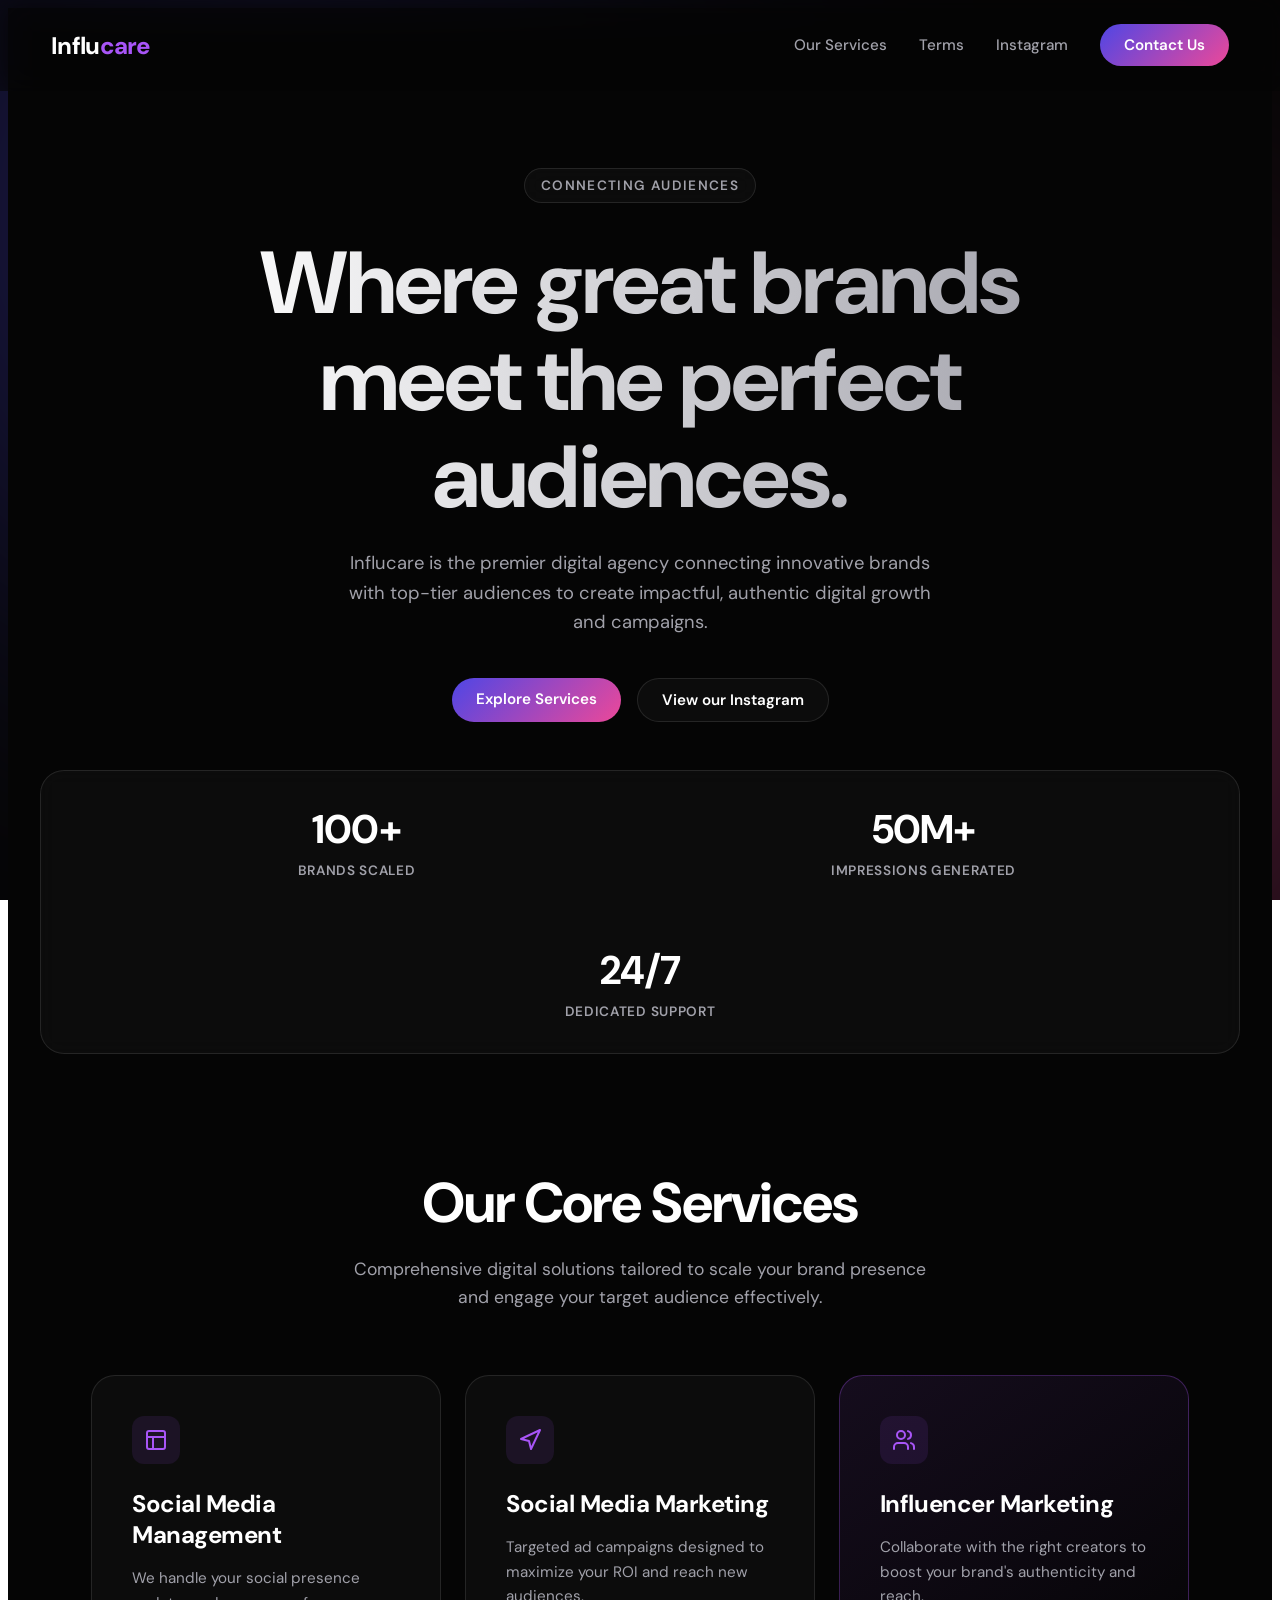
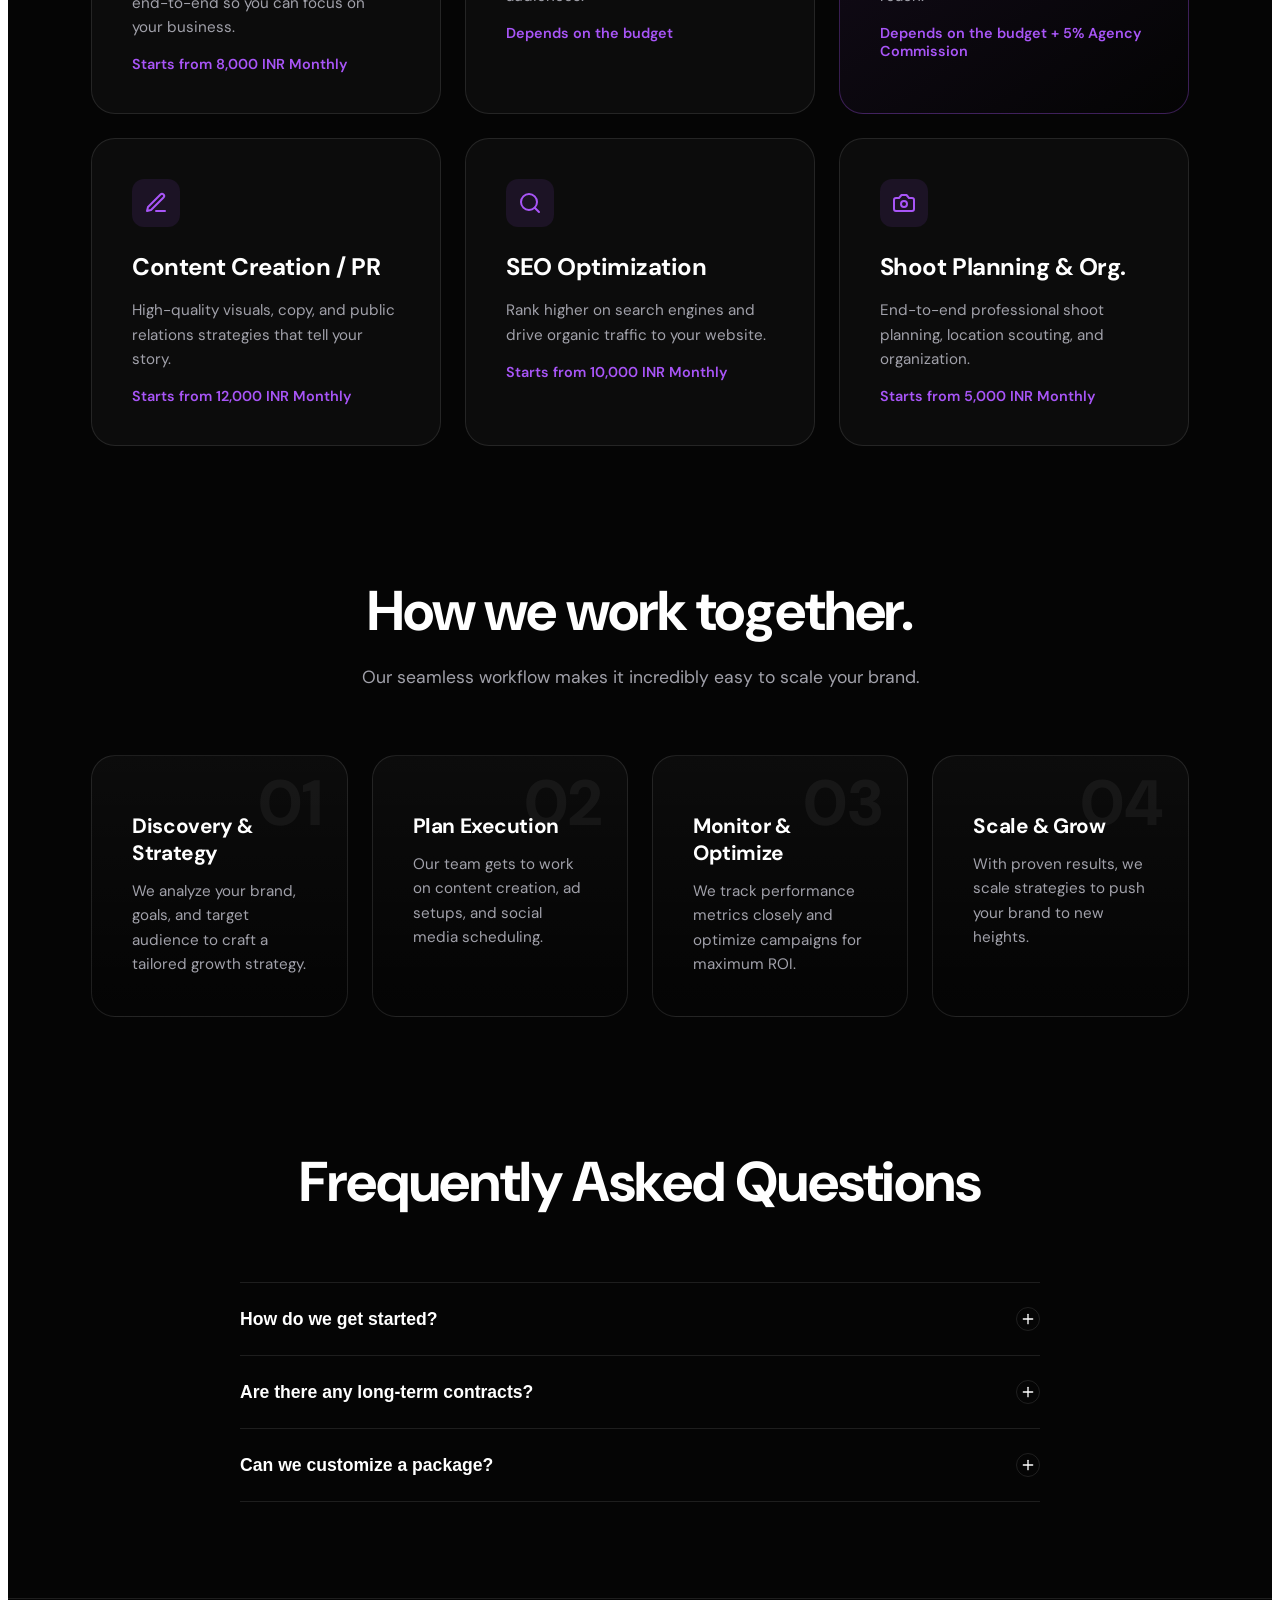
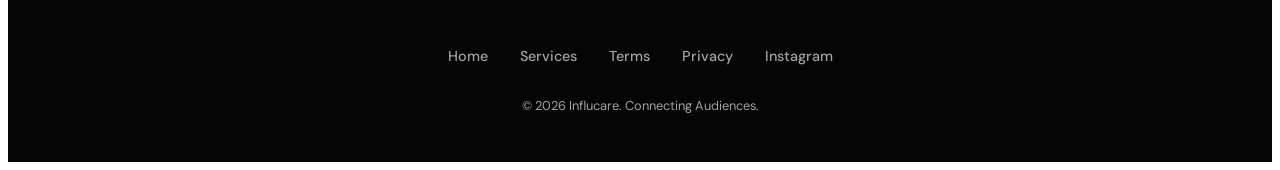
<file: index.html>
<!DOCTYPE html>
<html lang="en">
<head>
  <meta charset="UTF-8">
  <meta name="viewport" content="width=device-width, initial-scale=1.0">
  <title>Influcare | Connecting Audiences</title>
  <meta name="description" content="Influcare - Where great brands meet the perfect audiences.">
  <link rel="preconnect" href="https://fonts.googleapis.com">
  <link rel="preconnect" href="https://fonts.gstatic.com" crossorigin>
  <link href="https://fonts.googleapis.com/css2?family=DM+Sans:wght@400;500;600;700;800&display=swap" rel="stylesheet">
  <link rel="stylesheet" href="style.css">
</head>
<body>
  <div class="landing-page-wrapper">
    <div class="bg-orbs"></div>
    
    <!-- ============ 1. NAV ============ -->
    <nav id="nav">
      <a class="wordmark" href="/" aria-label="Influcare — home">
        Influ<span>care</span>
      </a>
      <div class="nav-right">
        <a class="nav-link" href="/services">Our Services</a>
        <a class="nav-link" href="/termsandcondition">Terms</a>
        <a class="nav-link" href="https://www.instagram.com/influcare.in" target="_blank">Instagram</a>
        <a class="btn-primary" href="#contact-modal">Contact Us</a>
      </div>
    </nav>

    <!-- ============ 2. HERO ============ -->
    <section id="hero">
      <div class="badge">Connecting Audiences</div>
      <h1>Where great brands meet the perfect audiences.</h1>
      <p>Influcare is the premier digital agency connecting innovative brands with top-tier audiences to create impactful, authentic digital growth and campaigns.</p>
      <div class="hero-ctas">
        <a class="btn-primary" href="#services">Explore Services</a>
        <a class="btn-secondary" href="https://www.instagram.com/influcare.in" target="_blank">View our Instagram</a>
      </div>
      
      <div class="hero-stats-container" style="width: 100%; display: flex; flex-direction: row; justify-content: space-around; flex-wrap: wrap; box-sizing: border-box;">
        <div class="stat" style="flex: 1 1 30%; min-width: 80px; text-align: center;">
          <h4>100+</h4>
          <span>Brands Scaled</span>
        </div>
        <div class="stat" style="flex: 1 1 30%; min-width: 80px; text-align: center;">
          <h4>50M+</h4>
          <span>Impressions Generated</span>
        </div>
        <div class="stat" style="flex: 1 1 30%; min-width: 80px; text-align: center;">
          <h4>24/7</h4>
          <span>Dedicated Support</span>
        </div>
      </div>
    </section>

    <!-- ============ 3. SERVICES ============ -->
    <section id="services" class="section-modern">
      <div class="section-header">
        <h2>Our Core Services</h2>
        <p>Comprehensive digital solutions tailored to scale your brand presence and engage your target audience effectively.</p>
      </div>
      <div class="bento-grid">
        <div class="bento-card">
          <div class="bento-icon">
            <svg width="24" height="24" viewBox="0 0 24 24" fill="none" stroke="currentColor" stroke-width="2" stroke-linecap="round" stroke-linejoin="round"><rect width="18" height="18" x="3" y="3" rx="2" ry="2"/><line x1="3" x2="21" y1="9" y2="9"/><line x1="9" x2="9" y1="21" y2="9"/></svg>
          </div>
          <h3>Social Media Management</h3>
          <p>We handle your social presence end-to-end so you can focus on your business.</p>
          <div style="margin-top: 1rem; font-weight: 600; color: var(--accent); font-size: 0.9rem;">Starts from 8,000 INR Monthly</div>
        </div>
        
        <div class="bento-card">
          <div class="bento-icon">
            <svg width="24" height="24" viewBox="0 0 24 24" fill="none" stroke="currentColor" stroke-width="2" stroke-linecap="round" stroke-linejoin="round"><polygon points="3 11 22 2 13 21 11 13 3 11"/></svg>
          </div>
          <h3>Social Media Marketing</h3>
          <p>Targeted ad campaigns designed to maximize your ROI and reach new audiences.</p>
          <div style="margin-top: 1rem; font-weight: 600; color: var(--accent); font-size: 0.9rem;">Depends on the budget</div>
        </div>

        <div class="bento-card" style="background: linear-gradient(145deg, rgba(168,85,247,0.1), transparent); border-color: rgba(168,85,247,0.3);">
          <div class="bento-icon">
            <svg width="24" height="24" viewBox="0 0 24 24" fill="none" stroke="currentColor" stroke-width="2" stroke-linecap="round" stroke-linejoin="round"><path d="M16 21v-2a4 4 0 0 0-4-4H6a4 4 0 0 0-4 4v2"/><circle cx="9" cy="7" r="4"/><path d="M22 21v-2a4 4 0 0 0-3-3.87"/><path d="M16 3.13a4 4 0 0 1 0 7.75"/></svg>
          </div>
          <h3>Influencer Marketing</h3>
          <p>Collaborate with the right creators to boost your brand's authenticity and reach.</p>
          <div style="margin-top: 1rem; font-weight: 600; color: var(--accent); font-size: 0.9rem;">Depends on the budget + 5% Agency Commission</div>
        </div>

        <div class="bento-card">
          <div class="bento-icon">
            <svg width="24" height="24" viewBox="0 0 24 24" fill="none" stroke="currentColor" stroke-width="2" stroke-linecap="round" stroke-linejoin="round"><path d="M12 20h9"/><path d="M16.5 3.5a2.12 2.12 0 0 1 3 3L7 19l-4 1 1-4Z"/></svg>
          </div>
          <h3>Content Creation / PR</h3>
          <p>High-quality visuals, copy, and public relations strategies that tell your story.</p>
          <div style="margin-top: 1rem; font-weight: 600; color: var(--accent); font-size: 0.9rem;">Starts from 12,000 INR Monthly</div>
        </div>

        <div class="bento-card">
          <div class="bento-icon">
            <svg width="24" height="24" viewBox="0 0 24 24" fill="none" stroke="currentColor" stroke-width="2" stroke-linecap="round" stroke-linejoin="round"><circle cx="11" cy="11" r="8"/><path d="m21 21-4.3-4.3"/></svg>
          </div>
          <h3>SEO Optimization</h3>
          <p>Rank higher on search engines and drive organic traffic to your website.</p>
          <div style="margin-top: 1rem; font-weight: 600; color: var(--accent); font-size: 0.9rem;">Starts from 10,000 INR Monthly</div>
        </div>

        <div class="bento-card">
          <div class="bento-icon">
            <svg width="24" height="24" viewBox="0 0 24 24" fill="none" stroke="currentColor" stroke-width="2" stroke-linecap="round" stroke-linejoin="round"><path d="M14.5 4h-5L7 7H4a2 2 0 0 0-2 2v9a2 2 0 0 0 2 2h16a2 2 0 0 0 2-2V9a2 2 0 0 0-2-2h-3l-2.5-3z"/><circle cx="12" cy="13" r="3"/></svg>
          </div>
          <h3>Shoot Planning & Org.</h3>
          <p>End-to-end professional shoot planning, location scouting, and organization.</p>
          <div style="margin-top: 1rem; font-weight: 600; color: var(--accent); font-size: 0.9rem;">Starts from 5,000 INR Monthly</div>
        </div>
      </div>
    </section>

    <!-- ============ 4. SETUP STEPS ============ -->
    <section id="setup" class="section-modern">
      <div class="section-header">
        <h2>How we work together.</h2>
        <p>Our seamless workflow makes it incredibly easy to scale your brand.</p>
      </div>
      <div class="step-grid">
        <div class="step-card">
          <div class="step-number">01</div>
          <h3>Discovery & Strategy</h3>
          <p>We analyze your brand, goals, and target audience to craft a tailored growth strategy.</p>
        </div>
        <div class="step-card">
          <div class="step-number">02</div>
          <h3>Plan Execution</h3>
          <p>Our team gets to work on content creation, ad setups, and social media scheduling.</p>
        </div>
        <div class="step-card">
          <div class="step-number">03</div>
          <h3>Monitor & Optimize</h3>
          <p>We track performance metrics closely and optimize campaigns for maximum ROI.</p>
        </div>
        <div class="step-card">
          <div class="step-number">04</div>
          <h3>Scale & Grow</h3>
          <p>With proven results, we scale strategies to push your brand to new heights.</p>
        </div>
      </div>
    </section>

    <!-- ============ 5. FAQ ============ -->
    <section id="faq" class="section-modern">
      <div class="section-header">
        <h2>Frequently Asked Questions</h2>
      </div>
      <div class="faq-list">
        <div class="faq-item">
          <button class="faq-q">
            How do we get started? 
            <span class="faq-icon"><svg width="16" height="16" viewBox="0 0 24 24" fill="none" stroke="currentColor" stroke-width="2" stroke-linecap="round" stroke-linejoin="round"><path d="M5 12h14"/><path d="M12 5v14"/></svg></span>
          </button>
          <div class="faq-a"><p>Simply reach out to us via email or Instagram. We will schedule a free consultation to understand your needs and propose a customized plan.</p></div>
        </div>
        <div class="faq-item">
          <button class="faq-q">
            Are there any long-term contracts? 
            <span class="faq-icon"><svg width="16" height="16" viewBox="0 0 24 24" fill="none" stroke="currentColor" stroke-width="2" stroke-linecap="round" stroke-linejoin="round"><path d="M5 12h14"/><path d="M12 5v14"/></svg></span>
          </button>
          <div class="faq-a"><p>We offer flexible monthly retainers as well as project-based pricing. The flexibility is entirely up to you and what suits your business best.</p></div>
        </div>
        <div class="faq-item">
          <button class="faq-q">
            Can we customize a package? 
            <span class="faq-icon"><svg width="16" height="16" viewBox="0 0 24 24" fill="none" stroke="currentColor" stroke-width="2" stroke-linecap="round" stroke-linejoin="round"><path d="M5 12h14"/><path d="M12 5v14"/></svg></span>
          </button>
          <div class="faq-a"><p>Absolutely. While our services have starting prices, we can mix and match services to create a custom package that fits your exact budget and goals.</p></div>
        </div>
      </div>
    </section>

    <!-- ============ 6. FOOTER ============ -->
    <footer>
      <div class="footer-links">
        <a href="/">Home</a>
        <a href="/services">Services</a>
        <a href="/termsandcondition">Terms</a>
        <a href="/privacy">Privacy</a>
        <a href="https://www.instagram.com/influcare.in" target="_blank">Instagram</a>
      </div>
      <div class="footer-copy">&copy; <span id="year">2026</span> Influcare. Connecting Audiences.</div>
    </footer>
  </div>

  <script>
    document.addEventListener('DOMContentLoaded', () => {
      // FAQ Toggle
      const faqItems = document.querySelectorAll('.faq-item');
      faqItems.forEach(item => {
        const btn = item.querySelector('.faq-q');
        if (btn) {
          btn.addEventListener('click', (e) => {
            e.preventDefault();
            const isOpen = item.classList.contains('open');
            // Close all
            faqItems.forEach(i => i.classList.remove('open'));
            // Open clicked if it wasn't open
            if (!isOpen) {
              item.classList.add('open');
            }
          });
        }
      });

      // Header scroll effect
      const nav = document.getElementById('nav');
      window.addEventListener('scroll', () => {
        if (window.scrollY > 50) {
          nav.classList.add('scrolled');
        } else {
          nav.classList.remove('scrolled');
        }
      });

      
      // Contact Modal Logic
      const modal = document.getElementById('contactModal');
      const closeBtn = document.getElementById('closeModal');
      const contactForm = document.getElementById('contactForm');
      const formContainer = document.getElementById('formContainer');
      const successMessage = document.getElementById('successMessage');
      
      const contactLinks = document.querySelectorAll('a[href="#contact-modal"], a[href="mailto:hello@influcare.com"]');
      contactLinks.forEach(link => {
        link.addEventListener('click', (e) => {
          e.preventDefault();
          modal.classList.add('active');
          // Reset form state if reopened
          formContainer.style.display = 'block';
          successMessage.style.display = 'none';
          contactForm.reset();
        });
      });

      closeBtn.addEventListener('click', () => {
        modal.classList.remove('active');
      });

      modal.addEventListener('click', (e) => {
        if (e.target === modal) {
          modal.classList.remove('active');
        }
      });

      contactForm.addEventListener('submit', (e) => {
        e.preventDefault();
        // Show success
        formContainer.style.display = 'none';
        successMessage.style.display = 'block';
      });

      // Set current year
      const yearEl = document.getElementById('year');
      if (yearEl) {
        yearEl.textContent = new Date().getFullYear();
      }
    });
  </script>

  <!-- Contact Modal -->
  <div class="modal-overlay" id="contactModal">
    <div class="modal-content">
      <button class="modal-close" id="closeModal">&times;</button>
      <div id="formContainer">
        <div class="modal-header">
          <h2>Contact Us</h2>
          <p>Fill out the form below and we'll get back to you shortly.</p>
        </div>
        <form id="contactForm" class="contact-form">
          <div class="form-group">
            <label for="name">Name</label>
            <input type="text" id="name" required placeholder="John Doe" pattern="[A-Za-z ]+" title="Only letters and spaces are allowed">
          </div>
          <div class="form-group">
            <label for="email">Email</label>
            <input type="email" id="email" required placeholder="john@example.com">
          </div>
          <div class="form-group">
            <label for="phone">Phone Number</label>
            <input type="tel" id="phone" required placeholder="9876543210" pattern="[0-9]{3,15}" title="Only numbers, between 3 and 15 digits" minlength="3" maxlength="15">
          </div>
          <div class="form-group">
            <label for="description">Description</label>
            <textarea id="description" required placeholder="Tell us about your brand..."></textarea>
          </div>
          <button type="submit" class="btn-primary" style="margin-top: 1rem; width: 100%;">Submit Request</button>
        </form>
      </div>
      <div id="successMessage" class="success-message">
        <h3>Thank You!</h3>
        <p>Your request has been submitted successfully. We will reach out to you soon.</p>
      </div>
    </div>
  </div>

</body>
</html>
</file>
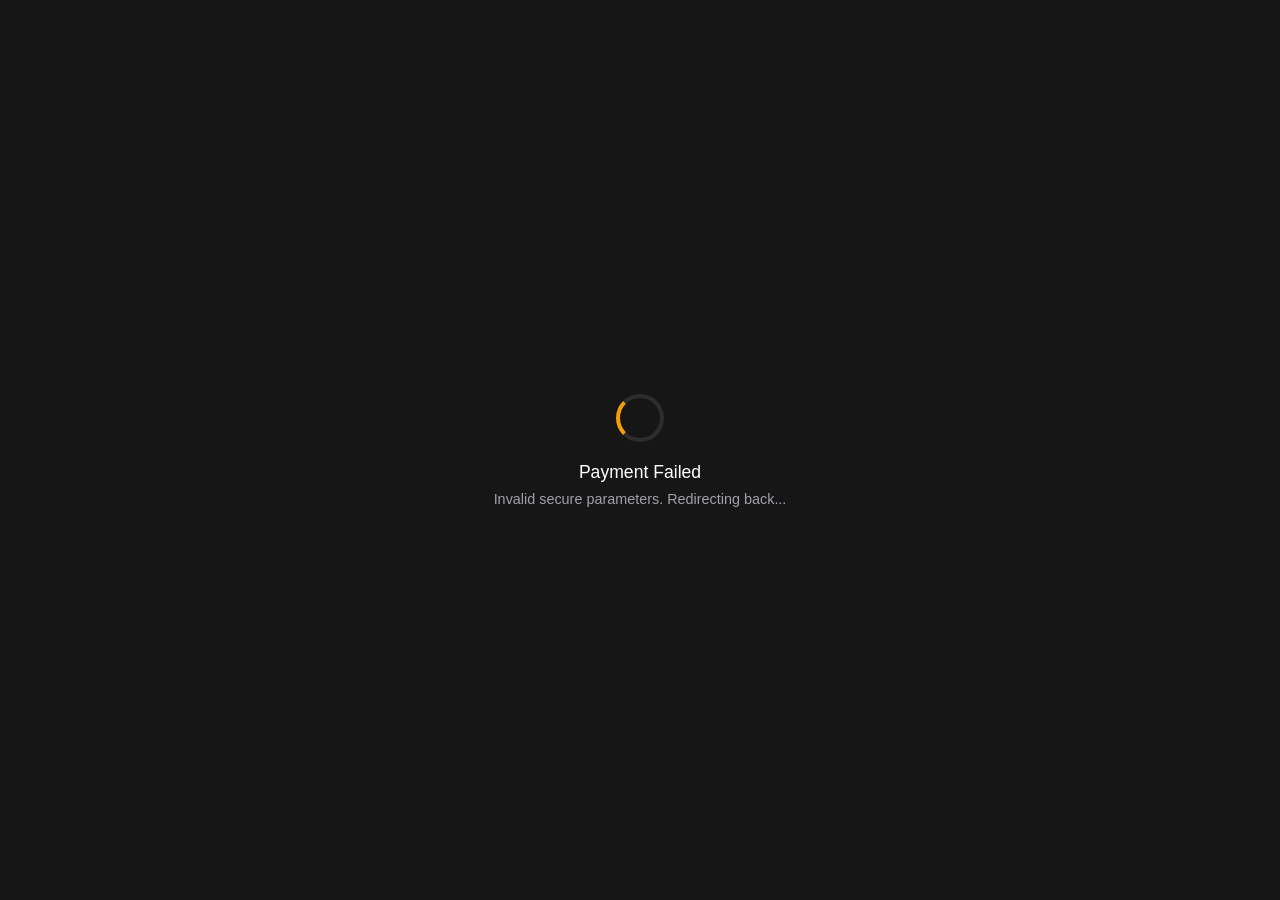
<file: checkout.html>
<!DOCTYPE html>
<html lang="en">
<head>
  <meta charset="UTF-8">
  <meta name="viewport" content="width=device-width, initial-scale=1.0">
  <title>Processing Payment...</title>
  <style>
    body {
      margin: 0;
      padding: 0;
      display: flex;
      justify-content: center;
      align-items: center;
      min-height: 100vh;
      background-color: #161616;
      color: white;
      font-family: -apple-system, BlinkMacSystemFont, "Segoe UI", Roboto, Helvetica, Arial, sans-serif;
      flex-direction: column;
    }
    .loader {
      border: 4px solid rgba(255, 255, 255, 0.1);
      border-left-color: #f59e0b; /* Razorpay orange */
      border-radius: 50%;
      width: 40px;
      height: 40px;
      animation: spin 1s linear infinite;
      margin-bottom: 20px;
    }
    @keyframes spin { 0% { transform: rotate(0deg); } 100% { transform: rotate(360deg); } }
    .status { font-size: 1.1rem; font-weight: 500; }
    .sub-status { font-size: 0.9rem; color: #a1a1aa; margin-top: 8px; }
  </style>
</head>
<body>

  <div class="loader"></div>
  <div class="status" id="status-text">Opening Secure Payment Gateway...</div>
  <div class="sub-status" id="sub-status-text">Please wait, do not close this window.</div>

  <script src="https://checkout.razorpay.com/v1/checkout.js"></script>
  <script>
    document.addEventListener("DOMContentLoaded", () => {
      const urlParams = new URLSearchParams(window.location.search);
      const amount = urlParams.get('amount');
      const keyId = urlParams.get('key_id');
      const orderId = urlParams.get('order_id');
      const currency = urlParams.get('currency') || 'INR';
      const returnUrl = urlParams.get('return_url') || 'https://speakesy.club/recharge';
      
      const statusText = document.getElementById('status-text');
      const subStatusText = document.getElementById('sub-status-text');

      if (!amount || !keyId || !orderId) {
        statusText.innerText = 'Payment Failed';
        subStatusText.innerText = 'Invalid secure parameters. Redirecting back...';
        setTimeout(() => { window.location.href = returnUrl; }, 2000);
        return;
      }

      try {
        const options = {
          key: keyId,
          amount: amount,
          currency: currency,
          name: 'The Speakesy',
          description: 'The Speakesy Wallet Recharge',
          order_id: orderId,
          theme: { color: '#F59E0B' },
          handler: function (response) {
            statusText.innerText = 'Payment Processed securely!';
            subStatusText.innerText = 'Redirecting you back to verify...';
            document.querySelector('.loader').style.display = 'block';

            // Securely send only Razorpay parameters back to Speakesy.club to be verified by backend
            const redirectUrl = new URL(returnUrl);
            redirectUrl.searchParams.append('razorpay_order_id', response.razorpay_order_id);
            redirectUrl.searchParams.append('razorpay_payment_id', response.razorpay_payment_id);
            redirectUrl.searchParams.append('razorpay_signature', response.razorpay_signature);
            
            window.location.href = redirectUrl.toString();
          },
          modal: {
            ondismiss: function () {
              statusText.innerText = 'Payment Cancelled';
              subStatusText.innerText = 'Redirecting back...';
              setTimeout(() => { window.location.href = returnUrl; }, 1000);
            }
          }
        };

        const rzp = new Razorpay(options);
        rzp.on('payment.failed', function (response) {
          const redirectUrl = new URL(returnUrl);
          redirectUrl.searchParams.append('error', response.error.description);
          window.location.href = redirectUrl.toString();
        });
        
        document.querySelector('.loader').style.display = 'none';
        rzp.open();

      } catch (err) {
        statusText.innerText = 'Error';
        subStatusText.innerText = err.message + '. Redirecting back...';
        setTimeout(() => { window.location.href = returnUrl; }, 3000);
      }
    });
  </script>
</body>
</html>
</file>
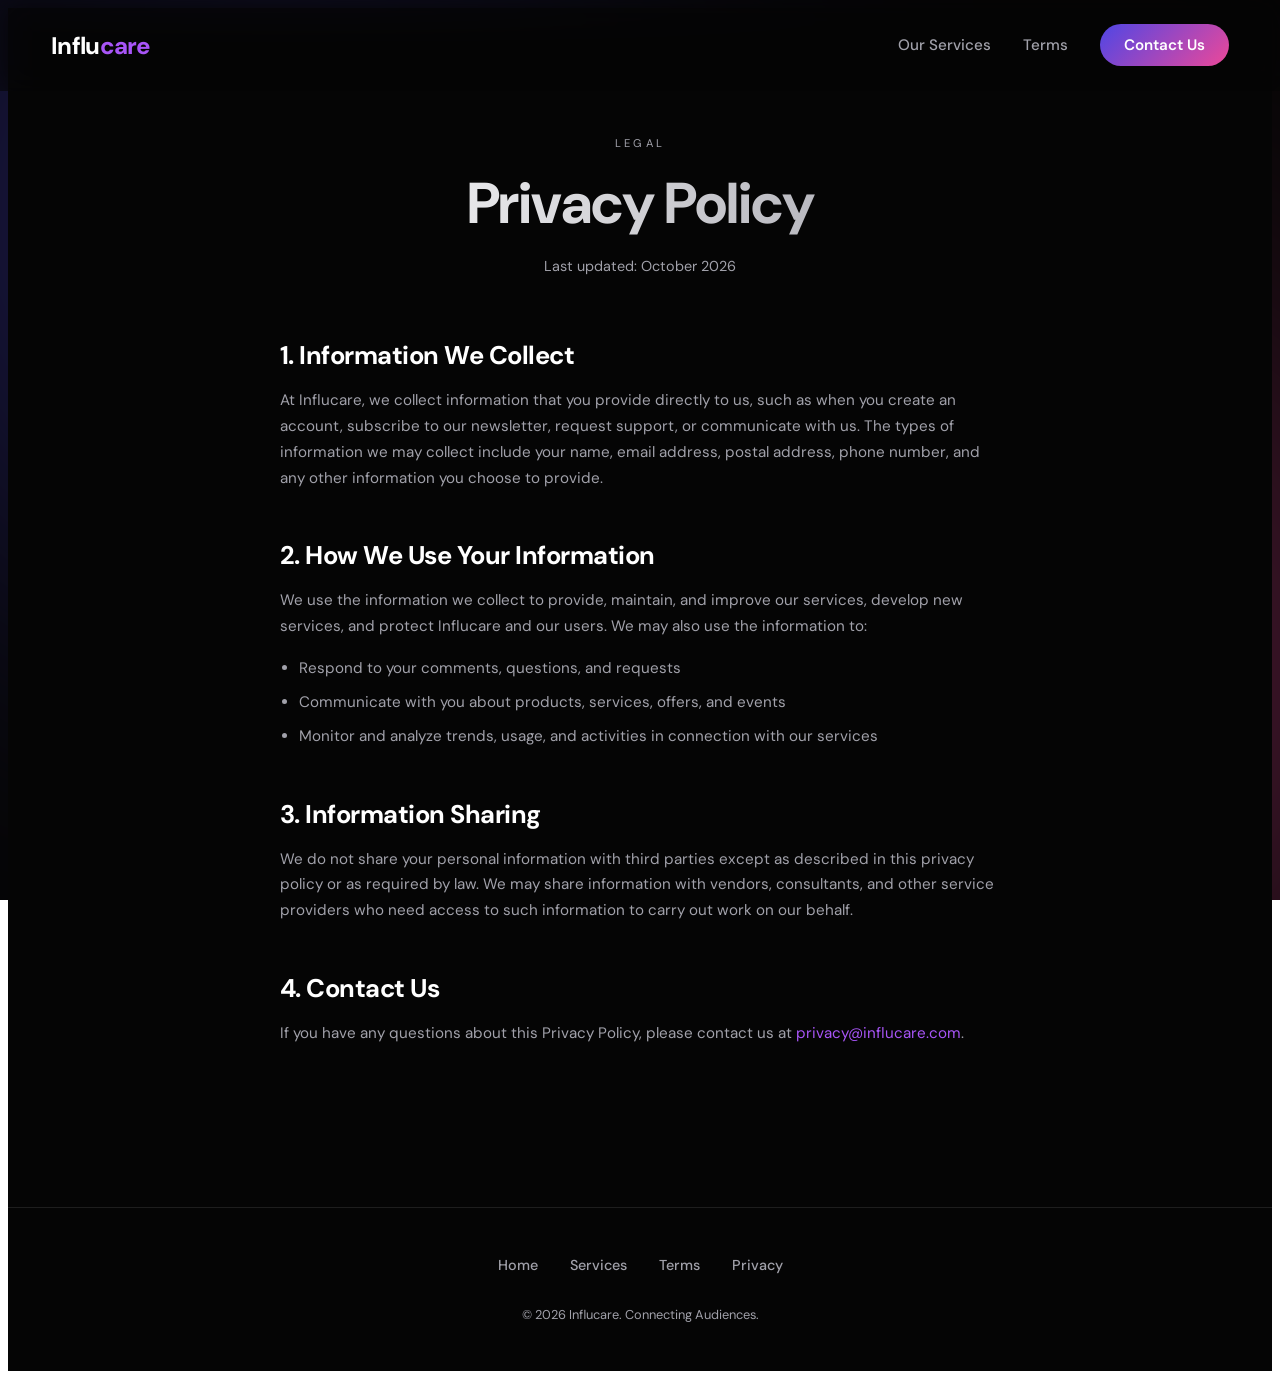
<file: privacy.html>
<!DOCTYPE html>
<html lang="en">
<head>
  <meta charset="UTF-8">
  <meta name="viewport" content="width=device-width, initial-scale=1.0">
  <title>Privacy Policy | Influcare</title>
  <link rel="preconnect" href="https://fonts.googleapis.com">
  <link rel="preconnect" href="https://fonts.gstatic.com" crossorigin>
  <link href="https://fonts.googleapis.com/css2?family=DM+Sans:wght@400;500;600;700;800&display=swap" rel="stylesheet">
  <link rel="stylesheet" href="style.css">
</head>
<body>
  <div class="landing-page-wrapper">
    <div class="bg-orbs"></div>
    
    <!-- Nav -->
    <nav id="nav">
      <a class="wordmark" href="/">Influ<span>care</span></a>
      <div class="nav-right">
        <a class="nav-link" href="/services">Our Services</a>
        <a class="nav-link" href="/termsandcondition">Terms</a>
        <a class="btn-primary" href="#contact-modal">Contact Us</a>
      </div>
    </nav>

    <div class="legal-container">
      <div class="header">
        <div class="header-label">Legal</div>
        <h1>Privacy Policy</h1>
        <p>Last updated: October 2026</p>
      </div>

      <div class="section">
        <h2>1. Information We Collect</h2>
        <p>At Influcare, we collect information that you provide directly to us, such as when you create an account, subscribe to our newsletter, request support, or communicate with us. The types of information we may collect include your name, email address, postal address, phone number, and any other information you choose to provide.</p>
      </div>

      <div class="section">
        <h2>2. How We Use Your Information</h2>
        <p>We use the information we collect to provide, maintain, and improve our services, develop new services, and protect Influcare and our users. We may also use the information to:</p>
        <ul>
          <li>Respond to your comments, questions, and requests</li>
          <li>Communicate with you about products, services, offers, and events</li>
          <li>Monitor and analyze trends, usage, and activities in connection with our services</li>
        </ul>
      </div>

      <div class="section">
        <h2>3. Information Sharing</h2>
        <p>We do not share your personal information with third parties except as described in this privacy policy or as required by law. We may share information with vendors, consultants, and other service providers who need access to such information to carry out work on our behalf.</p>
      </div>

      <div class="section">
        <h2>4. Contact Us</h2>
        <p>If you have any questions about this Privacy Policy, please contact us at <a href="mailto:privacy@influcare.com">privacy@influcare.com</a>.</p>
      </div>
    </div>

    <!-- Footer -->
    <footer>
      <div class="footer-links">
        <a href="/">Home</a>
        <a href="/services">Services</a>
        <a href="/termsandcondition">Terms</a>
        <a href="/privacy">Privacy</a>
      </div>
      <div class="footer-copy">&copy; <span id="year">2026</span> Influcare. Connecting Audiences.</div>
    </footer>
  </div>

  <!-- Contact Modal -->
  <div class="modal-overlay" id="contactModal">
    <div class="modal-content">
      <button class="modal-close" id="closeModal">&times;</button>
      <div id="formContainer">
        <div class="modal-header">
          <h2>Contact Us</h2>
          <p>Fill out the form below and we'll get back to you shortly.</p>
        </div>
        <form id="contactForm" class="contact-form">
          <div class="form-group">
            <label for="name">Name</label>
            <input type="text" id="name" required placeholder="John Doe" pattern="[A-Za-z ]+" title="Only letters and spaces are allowed">
          </div>
          <div class="form-group">
            <label for="email">Email</label>
            <input type="email" id="email" required placeholder="john@example.com">
          </div>
          <div class="form-group">
            <label for="phone">Phone Number</label>
            <input type="tel" id="phone" required placeholder="9876543210" pattern="[0-9]{3,15}" title="Only numbers, between 3 and 15 digits" minlength="3" maxlength="15">
          </div>
          <div class="form-group">
            <label for="description">Description</label>
            <textarea id="description" required placeholder="Tell us about your brand..."></textarea>
          </div>
          <button type="submit" class="btn-primary" style="margin-top: 1rem; width: 100%;">Submit Request</button>
        </form>
      </div>
      <div id="successMessage" class="success-message">
        <h3>Thank You!</h3>
        <p>Your request has been submitted successfully. We will reach out to you soon.</p>
      </div>
    </div>
  </div>

  <script>
    document.addEventListener("DOMContentLoaded", () => {

      // Contact Modal Logic
      const modal = document.getElementById('contactModal');
      const closeBtn = document.getElementById('closeModal');
      const contactForm = document.getElementById('contactForm');
      const formContainer = document.getElementById('formContainer');
      const successMessage = document.getElementById('successMessage');
      
      const contactLinks = document.querySelectorAll('a[href="#contact-modal"], a[href="mailto:hello@influcare.com"]');
      contactLinks.forEach(link => {
        link.addEventListener('click', (e) => {
          e.preventDefault();
          modal.classList.add('active');
          // Reset form state if reopened
          formContainer.style.display = 'block';
          successMessage.style.display = 'none';
          contactForm.reset();
        });
      });

      closeBtn.addEventListener('click', () => {
        modal.classList.remove('active');
      });

      modal.addEventListener('click', (e) => {
        if (e.target === modal) {
          modal.classList.remove('active');
        }
      });

      contactForm.addEventListener('submit', (e) => {
        e.preventDefault();
        // Show success
        formContainer.style.display = 'none';
        successMessage.style.display = 'block';
      });

      // Set current year
      const yearEl = document.getElementById("year");
      if (yearEl) yearEl.textContent = new Date().getFullYear();
    });
  </script>
</body>
</html>
</file>
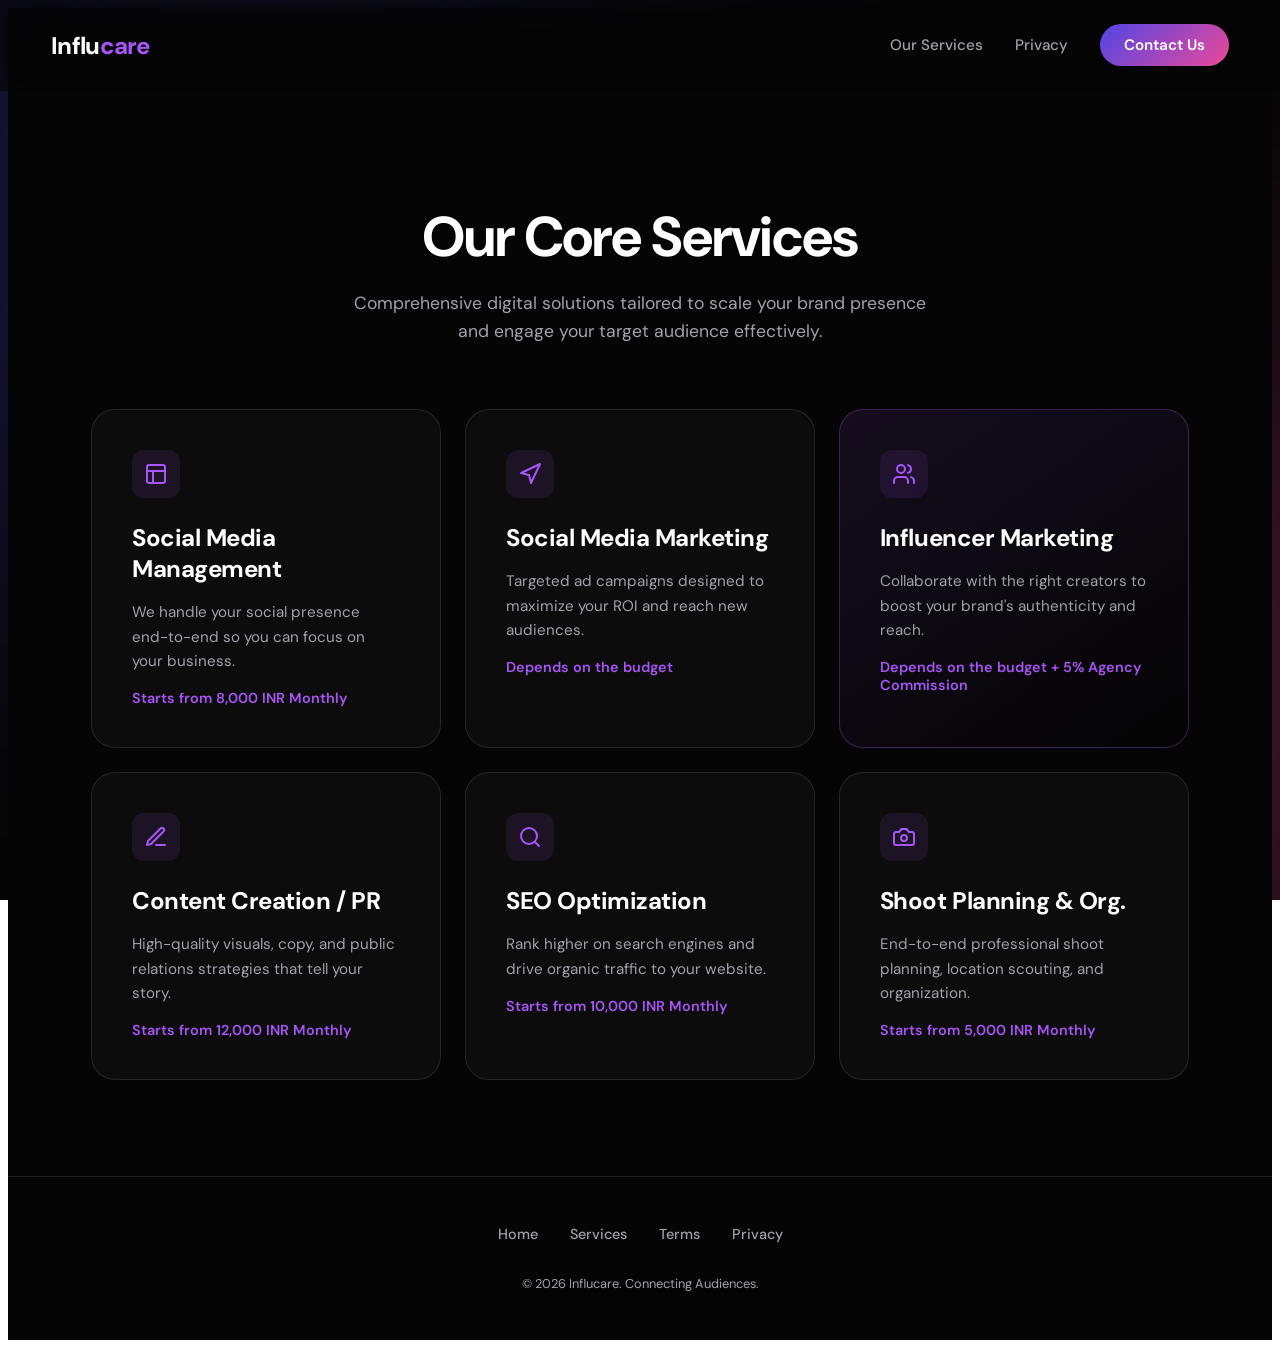
<file: services.html>
<!DOCTYPE html>
<html lang="en">
<head>
  <meta charset="UTF-8">
  <meta name="viewport" content="width=device-width, initial-scale=1.0">
  <title>Our Services | Influcare</title>
  <link rel="preconnect" href="https://fonts.googleapis.com">
  <link rel="preconnect" href="https://fonts.gstatic.com" crossorigin>
  <link href="https://fonts.googleapis.com/css2?family=DM+Sans:wght@400;500;600;700;800&display=swap" rel="stylesheet">
  <link rel="stylesheet" href="style.css">
</head>
<body>
  <div class="landing-page-wrapper">
    <div class="bg-orbs"></div>
    
    <!-- Nav -->
    <nav id="nav">
      <a class="wordmark" href="/">Influ<span>care</span></a>
      <div class="nav-right">
        <a class="nav-link" href="/services">Our Services</a>
        <a class="nav-link" href="/privacy">Privacy</a>
        <a class="btn-primary" href="#contact-modal">Contact Us</a>
      </div>
    </nav>

    <div style="padding-top: 8rem;">
      <section id="services" class="section-modern">
        <div class="section-header">
          <h2>Our Core Services</h2>
          <p>Comprehensive digital solutions tailored to scale your brand presence and engage your target audience effectively.</p>
        </div>
        <div class="bento-grid">
          <div class="bento-card">
            <div class="bento-icon">
              <svg width="24" height="24" viewBox="0 0 24 24" fill="none" stroke="currentColor" stroke-width="2" stroke-linecap="round" stroke-linejoin="round"><rect width="18" height="18" x="3" y="3" rx="2" ry="2"/><line x1="3" x2="21" y1="9" y2="9"/><line x1="9" x2="9" y1="21" y2="9"/></svg>
            </div>
            <h3>Social Media Management</h3>
            <p>We handle your social presence end-to-end so you can focus on your business.</p>
            <div style="margin-top: 1rem; font-weight: 600; color: var(--accent); font-size: 0.9rem;">Starts from 8,000 INR Monthly</div>
          </div>
          
          <div class="bento-card">
            <div class="bento-icon">
              <svg width="24" height="24" viewBox="0 0 24 24" fill="none" stroke="currentColor" stroke-width="2" stroke-linecap="round" stroke-linejoin="round"><polygon points="3 11 22 2 13 21 11 13 3 11"/></svg>
            </div>
            <h3>Social Media Marketing</h3>
            <p>Targeted ad campaigns designed to maximize your ROI and reach new audiences.</p>
            <div style="margin-top: 1rem; font-weight: 600; color: var(--accent); font-size: 0.9rem;">Depends on the budget</div>
          </div>

          <div class="bento-card" style="background: linear-gradient(145deg, rgba(168,85,247,0.1), transparent); border-color: rgba(168,85,247,0.3);">
            <div class="bento-icon">
              <svg width="24" height="24" viewBox="0 0 24 24" fill="none" stroke="currentColor" stroke-width="2" stroke-linecap="round" stroke-linejoin="round"><path d="M16 21v-2a4 4 0 0 0-4-4H6a4 4 0 0 0-4 4v2"/><circle cx="9" cy="7" r="4"/><path d="M22 21v-2a4 4 0 0 0-3-3.87"/><path d="M16 3.13a4 4 0 0 1 0 7.75"/></svg>
            </div>
            <h3>Influencer Marketing</h3>
            <p>Collaborate with the right creators to boost your brand's authenticity and reach.</p>
            <div style="margin-top: 1rem; font-weight: 600; color: var(--accent); font-size: 0.9rem;">Depends on the budget + 5% Agency Commission</div>
          </div>

          <div class="bento-card">
            <div class="bento-icon">
              <svg width="24" height="24" viewBox="0 0 24 24" fill="none" stroke="currentColor" stroke-width="2" stroke-linecap="round" stroke-linejoin="round"><path d="M12 20h9"/><path d="M16.5 3.5a2.12 2.12 0 0 1 3 3L7 19l-4 1 1-4Z"/></svg>
            </div>
            <h3>Content Creation / PR</h3>
            <p>High-quality visuals, copy, and public relations strategies that tell your story.</p>
            <div style="margin-top: 1rem; font-weight: 600; color: var(--accent); font-size: 0.9rem;">Starts from 12,000 INR Monthly</div>
          </div>

          <div class="bento-card">
            <div class="bento-icon">
              <svg width="24" height="24" viewBox="0 0 24 24" fill="none" stroke="currentColor" stroke-width="2" stroke-linecap="round" stroke-linejoin="round"><circle cx="11" cy="11" r="8"/><path d="m21 21-4.3-4.3"/></svg>
            </div>
            <h3>SEO Optimization</h3>
            <p>Rank higher on search engines and drive organic traffic to your website.</p>
            <div style="margin-top: 1rem; font-weight: 600; color: var(--accent); font-size: 0.9rem;">Starts from 10,000 INR Monthly</div>
          </div>

          <div class="bento-card">
            <div class="bento-icon">
              <svg width="24" height="24" viewBox="0 0 24 24" fill="none" stroke="currentColor" stroke-width="2" stroke-linecap="round" stroke-linejoin="round"><path d="M14.5 4h-5L7 7H4a2 2 0 0 0-2 2v9a2 2 0 0 0 2 2h16a2 2 0 0 0 2-2V9a2 2 0 0 0-2-2h-3l-2.5-3z"/><circle cx="12" cy="13" r="3"/></svg>
            </div>
            <h3>Shoot Planning & Org.</h3>
            <p>End-to-end professional shoot planning, location scouting, and organization.</p>
            <div style="margin-top: 1rem; font-weight: 600; color: var(--accent); font-size: 0.9rem;">Starts from 5,000 INR Monthly</div>
          </div>
        </div>
      </section>
    </div>

    <!-- Footer -->
    <footer>
      <div class="footer-links">
        <a href="/">Home</a>
        <a href="/services">Services</a>
        <a href="/termsandcondition">Terms</a>
        <a href="/privacy">Privacy</a>
      </div>
      <div class="footer-copy">&copy; <span id="year">2026</span> Influcare. Connecting Audiences.</div>
    </footer>
  </div>

  <!-- Contact Modal -->
  <div class="modal-overlay" id="contactModal">
    <div class="modal-content">
      <button class="modal-close" id="closeModal">&times;</button>
      <div id="formContainer">
        <div class="modal-header">
          <h2>Contact Us</h2>
          <p>Fill out the form below and we'll get back to you shortly.</p>
        </div>
        <form id="contactForm" class="contact-form">
          <div class="form-group">
            <label for="name">Name</label>
            <input type="text" id="name" required placeholder="John Doe" pattern="[A-Za-z ]+" title="Only letters and spaces are allowed">
          </div>
          <div class="form-group">
            <label for="email">Email</label>
            <input type="email" id="email" required placeholder="john@example.com">
          </div>
          <div class="form-group">
            <label for="phone">Phone Number</label>
            <input type="tel" id="phone" required placeholder="9876543210" pattern="[0-9]{3,15}" title="Only numbers, between 3 and 15 digits" minlength="3" maxlength="15">
          </div>
          <div class="form-group">
            <label for="description">Description</label>
            <textarea id="description" required placeholder="Tell us about your brand..."></textarea>
          </div>
          <button type="submit" class="btn-primary" style="margin-top: 1rem; width: 100%;">Submit Request</button>
        </form>
      </div>
      <div id="successMessage" class="success-message">
        <h3>Thank You!</h3>
        <p>Your request has been submitted successfully. We will reach out to you soon.</p>
      </div>
    </div>
  </div>

  <script>
    document.addEventListener("DOMContentLoaded", () => {

      // Contact Modal Logic
      const modal = document.getElementById('contactModal');
      const closeBtn = document.getElementById('closeModal');
      const contactForm = document.getElementById('contactForm');
      const formContainer = document.getElementById('formContainer');
      const successMessage = document.getElementById('successMessage');
      
      const contactLinks = document.querySelectorAll('a[href="#contact-modal"], a[href="mailto:hello@influcare.com"]');
      contactLinks.forEach(link => {
        link.addEventListener('click', (e) => {
          e.preventDefault();
          modal.classList.add('active');
          // Reset form state if reopened
          formContainer.style.display = 'block';
          successMessage.style.display = 'none';
          contactForm.reset();
        });
      });

      closeBtn.addEventListener('click', () => {
        modal.classList.remove('active');
      });

      modal.addEventListener('click', (e) => {
        if (e.target === modal) {
          modal.classList.remove('active');
        }
      });

      contactForm.addEventListener('submit', (e) => {
        e.preventDefault();
        // Show success
        formContainer.style.display = 'none';
        successMessage.style.display = 'block';
      });

      // Set current year
      const yearEl = document.getElementById("year");
      if (yearEl) yearEl.textContent = new Date().getFullYear();
    });
  </script>
</body>
</html>
</file>
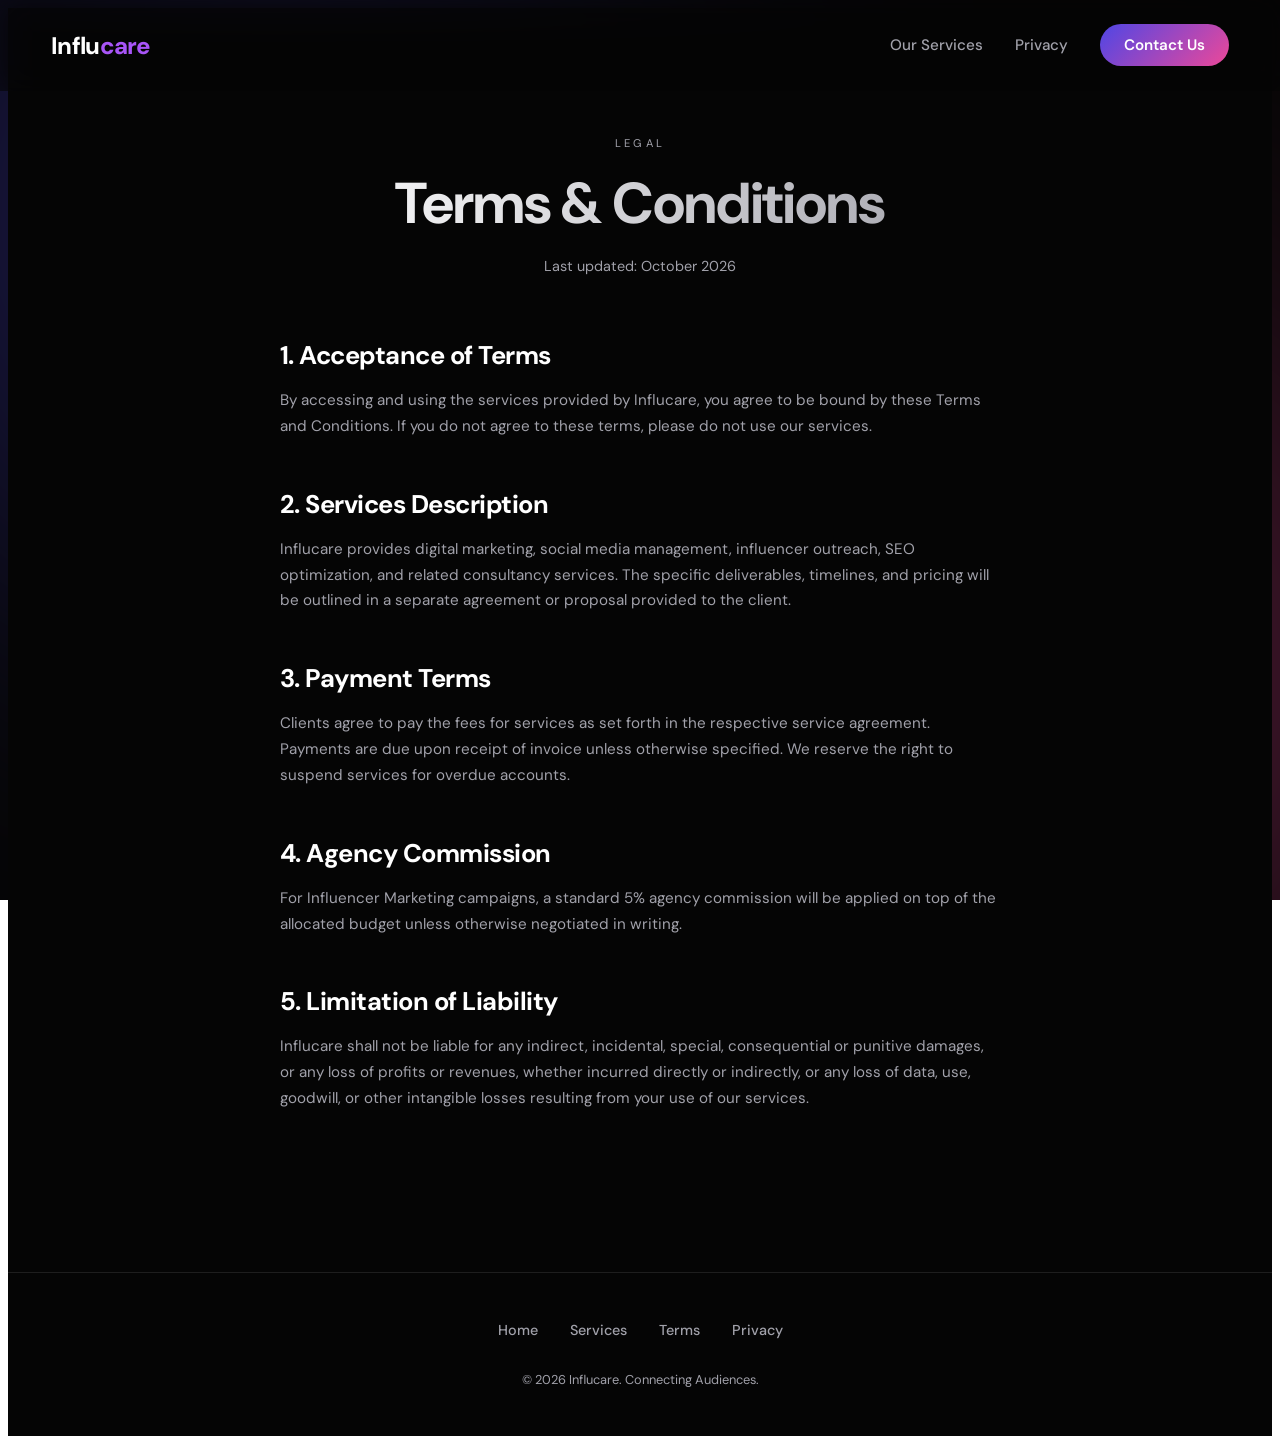
<file: termsandcondition.html>
<!DOCTYPE html>
<html lang="en">
<head>
  <meta charset="UTF-8">
  <meta name="viewport" content="width=device-width, initial-scale=1.0">
  <title>Terms & Conditions | Influcare</title>
  <link rel="preconnect" href="https://fonts.googleapis.com">
  <link rel="preconnect" href="https://fonts.gstatic.com" crossorigin>
  <link href="https://fonts.googleapis.com/css2?family=DM+Sans:wght@400;500;600;700;800&display=swap" rel="stylesheet">
  <link rel="stylesheet" href="style.css">
</head>
<body>
  <div class="landing-page-wrapper">
    <div class="bg-orbs"></div>
    
    <!-- Nav -->
    <nav id="nav">
      <a class="wordmark" href="/">Influ<span>care</span></a>
      <div class="nav-right">
        <a class="nav-link" href="/services">Our Services</a>
        <a class="nav-link" href="/privacy">Privacy</a>
        <a class="btn-primary" href="#contact-modal">Contact Us</a>
      </div>
    </nav>

    <div class="legal-container">
      <div class="header">
        <div class="header-label">Legal</div>
        <h1>Terms & Conditions</h1>
        <p>Last updated: October 2026</p>
      </div>

      <div class="section">
        <h2>1. Acceptance of Terms</h2>
        <p>By accessing and using the services provided by Influcare, you agree to be bound by these Terms and Conditions. If you do not agree to these terms, please do not use our services.</p>
      </div>

      <div class="section">
        <h2>2. Services Description</h2>
        <p>Influcare provides digital marketing, social media management, influencer outreach, SEO optimization, and related consultancy services. The specific deliverables, timelines, and pricing will be outlined in a separate agreement or proposal provided to the client.</p>
      </div>

      <div class="section">
        <h2>3. Payment Terms</h2>
        <p>Clients agree to pay the fees for services as set forth in the respective service agreement. Payments are due upon receipt of invoice unless otherwise specified. We reserve the right to suspend services for overdue accounts.</p>
      </div>
      
      <div class="section">
        <h2>4. Agency Commission</h2>
        <p>For Influencer Marketing campaigns, a standard 5% agency commission will be applied on top of the allocated budget unless otherwise negotiated in writing.</p>
      </div>

      <div class="section">
        <h2>5. Limitation of Liability</h2>
        <p>Influcare shall not be liable for any indirect, incidental, special, consequential or punitive damages, or any loss of profits or revenues, whether incurred directly or indirectly, or any loss of data, use, goodwill, or other intangible losses resulting from your use of our services.</p>
      </div>
    </div>

    <!-- Footer -->
    <footer>
      <div class="footer-links">
        <a href="/">Home</a>
        <a href="/services">Services</a>
        <a href="/termsandcondition">Terms</a>
        <a href="/privacy">Privacy</a>
      </div>
      <div class="footer-copy">&copy; <span id="year">2026</span> Influcare. Connecting Audiences.</div>
    </footer>
  </div>

  <!-- Contact Modal -->
  <div class="modal-overlay" id="contactModal">
    <div class="modal-content">
      <button class="modal-close" id="closeModal">&times;</button>
      <div id="formContainer">
        <div class="modal-header">
          <h2>Contact Us</h2>
          <p>Fill out the form below and we'll get back to you shortly.</p>
        </div>
        <form id="contactForm" class="contact-form">
          <div class="form-group">
            <label for="name">Name</label>
            <input type="text" id="name" required placeholder="John Doe" pattern="[A-Za-z ]+" title="Only letters and spaces are allowed">
          </div>
          <div class="form-group">
            <label for="email">Email</label>
            <input type="email" id="email" required placeholder="john@example.com">
          </div>
          <div class="form-group">
            <label for="phone">Phone Number</label>
            <input type="tel" id="phone" required placeholder="9876543210" pattern="[0-9]{3,15}" title="Only numbers, between 3 and 15 digits" minlength="3" maxlength="15">
          </div>
          <div class="form-group">
            <label for="description">Description</label>
            <textarea id="description" required placeholder="Tell us about your brand..."></textarea>
          </div>
          <button type="submit" class="btn-primary" style="margin-top: 1rem; width: 100%;">Submit Request</button>
        </form>
      </div>
      <div id="successMessage" class="success-message">
        <h3>Thank You!</h3>
        <p>Your request has been submitted successfully. We will reach out to you soon.</p>
      </div>
    </div>
  </div>

  <script>
    document.addEventListener("DOMContentLoaded", () => {

      // Contact Modal Logic
      const modal = document.getElementById('contactModal');
      const closeBtn = document.getElementById('closeModal');
      const contactForm = document.getElementById('contactForm');
      const formContainer = document.getElementById('formContainer');
      const successMessage = document.getElementById('successMessage');
      
      const contactLinks = document.querySelectorAll('a[href="#contact-modal"], a[href="mailto:hello@influcare.com"]');
      contactLinks.forEach(link => {
        link.addEventListener('click', (e) => {
          e.preventDefault();
          modal.classList.add('active');
          // Reset form state if reopened
          formContainer.style.display = 'block';
          successMessage.style.display = 'none';
          contactForm.reset();
        });
      });

      closeBtn.addEventListener('click', () => {
        modal.classList.remove('active');
      });

      modal.addEventListener('click', (e) => {
        if (e.target === modal) {
          modal.classList.remove('active');
        }
      });

      contactForm.addEventListener('submit', (e) => {
        e.preventDefault();
        // Show success
        formContainer.style.display = 'none';
        successMessage.style.display = 'block';
      });

      // Set current year
      const yearEl = document.getElementById("year");
      if (yearEl) yearEl.textContent = new Date().getFullYear();
    });
  </script>
</body>
</html>
</file>
<file: style.css>
/* ============================================================
   INFLUCARE — Modern Design Tokens (Based on Speakesy Theme)
   ============================================================ */
:root {
  --bg: #050505;
  --bg-gradient-1: #4f46e5;
  --bg-gradient-2: #ec4899;
  --bg-gradient-3: #8b5cf6;
  --card: rgba(255, 255, 255, 0.03);
  --card-hover: rgba(255, 255, 255, 0.06);
  --border: rgba(255, 255, 255, 0.1);
  --border-hover: rgba(255, 255, 255, 0.2);
  --text-main: #ffffff;
  --text-muted: #a1a1aa;
  --accent: #a855f7;
  --display: "DM Sans", sans-serif;
  --body: "DM Sans", sans-serif;
  --ease: cubic-bezier(.22, 1, .36, 1);
}

.landing-page-wrapper {
  font-family: var(--body);
  overflow-x: hidden;
  position: relative;
  min-height: 100vh;
  background-color: var(--bg);
  color: var(--text-main);
}

.landing-page-wrapper * { box-sizing: border-box; margin: 0; padding: 0; }

html {
    scroll-behavior: smooth;
}

/* Background animated gradient orbs */
.bg-orbs {
  position: fixed;
  top: 0; left: 0; width: 100vw; height: 100vh;
  overflow: hidden;
  z-index: -1;
  pointer-events: none;
  background: var(--bg);
}
.bg-orbs::before, .bg-orbs::after {
  content: "";
  position: absolute;
  width: 800px;
  height: 800px;
  border-radius: 50%;
  filter: blur(150px);
  opacity: 0.3;
  animation: float 20s infinite alternate var(--ease);
}
.bg-orbs::before {
  background: var(--bg-gradient-1);
  top: -20%; left: -10%;
}
.bg-orbs::after {
  background: var(--bg-gradient-2);
  bottom: -20%; right: -10%;
  animation-delay: -10s;
}

@keyframes float {
  0% { transform: translate(0, 0) scale(1); }
  100% { transform: translate(20%, 20%) scale(1.2); }
}

/* Typography */
.landing-page-wrapper h1, 
.landing-page-wrapper h2, 
.landing-page-wrapper h3, 
.landing-page-wrapper h4 {
  font-family: var(--display);
  font-weight: 700;
  letter-spacing: -0.02em;
}

/* Nav */
#nav {
  position: fixed; top: 0; left: 0; right: 0;
  padding: 1.5rem 4vw;
  display: flex; justify-content: space-between; align-items: center;
  z-index: 90;
  background: rgba(5, 5, 5, 0.5);
  backdrop-filter: blur(16px);
  -webkit-backdrop-filter: blur(16px);
  border-bottom: 1px solid transparent;
  transition: padding 0.3s, border-color 0.3s;
}
#nav.scrolled {
  padding: 1rem 4vw;
  border-bottom-color: var(--border);
}
.wordmark {
  font-size: 1.5rem; font-weight: 800; color: var(--text-main);
  text-decoration: none;
  letter-spacing: -0.03em;
}
.wordmark span { color: var(--accent); }
.nav-right { display: flex; gap: 2rem; align-items: center; }
.nav-link {
  color: var(--text-muted); text-decoration: none; font-size: 0.95rem; font-weight: 500;
  transition: color 0.2s;
}
.nav-link:hover { color: var(--text-main); }
.btn-primary {
  background: linear-gradient(135deg, var(--bg-gradient-1), var(--bg-gradient-2));
  color: #fff;
  padding: 0.7rem 1.5rem;
  border-radius: 100px;
  text-decoration: none;
  font-weight: 600;
  font-size: 0.95rem;
  transition: transform 0.2s, box-shadow 0.2s;
  border: none;
  cursor: pointer;
  display: inline-block;
}
.btn-primary:hover {
  transform: translateY(-2px);
  box-shadow: 0 10px 20px -10px var(--bg-gradient-1);
}

.btn-secondary {
  background: var(--card);
  color: var(--text-main);
  padding: 0.7rem 1.5rem;
  border-radius: 100px;
  text-decoration: none;
  font-weight: 600;
  font-size: 0.95rem;
  border: 1px solid var(--border);
  transition: transform 0.2s, background 0.2s;
  cursor: pointer;
  display: inline-block;
}
.btn-secondary:hover {
  transform: translateY(-2px);
  background: var(--card-hover);
}

/* Hero */
#hero {
  display: flex; flex-direction: column; align-items: center;
  text-align: center;
  padding: 10rem 2rem 3rem;
  position: relative;
}
.landing-page-wrapper .badge {
  background: var(--card); border: 1px solid var(--border);
  padding: 0.5rem 1rem; border-radius: 100px;
  font-size: 0.85rem; font-weight: 600; color: var(--text-muted);
  margin-bottom: 2rem;
  backdrop-filter: blur(10px);
  text-transform: uppercase;
  letter-spacing: 0.1em;
}
#hero h1 {
  font-size: clamp(3rem, 7vw, 5.5rem);
  line-height: 1.1;
  max-width: 900px;
  margin-bottom: 1.5rem;
  background: linear-gradient(to right, #fff, #a1a1aa);
  -webkit-background-clip: text;
  -webkit-text-fill-color: transparent;
}
#hero p {
  font-size: 1.15rem; color: var(--text-muted); max-width: 600px; margin-bottom: 2.5rem; line-height: 1.6;
}
.hero-ctas {
  display: flex; gap: 1rem; margin-bottom: 3rem;
}
.hero-stats-container {
  display: flex; gap: 4rem;
  background: var(--card); padding: 2rem 4rem; border-radius: 24px;
  border: 1px solid var(--border);
  backdrop-filter: blur(10px);
}
.stat h4 { font-size: 2.5rem; font-weight: 700; margin-bottom: 0.25rem; }
.stat span { color: var(--text-muted); font-size: 0.85rem; text-transform: uppercase; letter-spacing: 0.05em; font-weight: 600; }

/* Sections */
.section-modern {
  padding: 4rem 4vw;
  max-width: 1200px; margin: 0 auto;
}
.section-header {
  text-align: center; margin-bottom: 4rem;
}
.section-header h2 {
  font-size: clamp(2.5rem, 5vw, 3.5rem); margin-bottom: 1rem;
}
.section-header p {
  color: var(--text-muted); font-size: 1.1rem; max-width: 600px; margin: 0 auto; line-height: 1.6;
}

/* Bento Grid */
.bento-grid {
  display: grid; grid-template-columns: repeat(auto-fit, minmax(300px, 1fr)); gap: 1.5rem;
}
.bento-card {
  background: var(--card); border: 1px solid var(--border);
  border-radius: 24px; padding: 2.5rem;
  transition: transform 0.3s, background 0.3s, border-color 0.3s;
}
.bento-card:hover {
  transform: translateY(-5px); background: var(--card-hover); border-color: var(--border-hover);
}
.bento-icon {
  width: 48px; height: 48px; border-radius: 12px;
  background: rgba(168, 85, 247, 0.1); color: var(--accent);
  display: flex; align-items: center; justify-content: center; font-size: 1.5rem;
  margin-bottom: 1.5rem;
}
.bento-card h3 { font-size: 1.5rem; margin-bottom: 1rem; }
.bento-card p { color: var(--text-muted); line-height: 1.6; font-size: 0.95rem; }

/* Setup Steps */
.step-grid {
  display: grid; grid-template-columns: repeat(auto-fit, minmax(250px, 1fr)); gap: 1.5rem;
}
.step-card {
  position: relative; padding: 2.5rem;
  background: linear-gradient(180deg, var(--card), transparent);
  border: 1px solid var(--border); border-radius: 24px;
}
.step-number {
  font-size: 4rem; font-weight: 800; color: rgba(255,255,255,0.05);
  position: absolute; top: 1rem; right: 1.5rem; line-height: 1;
}
.step-card h3 { font-size: 1.3rem; margin-bottom: 0.8rem; margin-top: 1rem; }
.step-card p { color: var(--text-muted); line-height: 1.6; font-size: 0.95rem; }

/* FAQ */
.faq-list { max-width: 800px; margin: 0 auto; }
.faq-item { border-bottom: 1px solid var(--border); }
.faq-item:first-child { border-top: 1px solid var(--border); }
.faq-q {
  width: 100%; background: none; border: none; color: var(--text-main);
  padding: 1.5rem 0; font-size: 1.1rem; font-weight: 600; text-align: left;
  display: flex; justify-content: space-between; align-items: center; cursor: pointer;
  transition: color 0.2s;
}
.faq-q:hover { color: var(--text-muted); }
.faq-icon {
  width: 24px; height: 24px; border: 1px solid var(--border); border-radius: 50%;
  display: flex; align-items: center; justify-content: center; transition: transform 0.3s;
}
.faq-item.open .faq-icon { transform: rotate(45deg); background: var(--text-main); color: var(--bg); }
.faq-a {
  max-height: 0; overflow: hidden; transition: max-height 0.4s ease, padding 0.4s ease;
  color: var(--text-muted); line-height: 1.6; font-size: 0.95rem;
}
.faq-item.open .faq-a { max-height: 200px; padding-bottom: 1.5rem; }

/* Footer */
.landing-page-wrapper footer {
  text-align: center; padding: 3rem 2rem; border-top: 1px solid var(--border);
  margin-top: 2rem; position: relative; z-index: 10;
}
.footer-links { display: flex; justify-content: center; gap: 2rem; flex-wrap: wrap; margin-bottom: 2rem; }
.footer-links a { color: var(--text-muted); text-decoration: none; font-size: 0.9rem; transition: color 0.2s; font-weight: 500; }
.footer-links a:hover { color: var(--text-main); }
.footer-copy { color: var(--text-muted); font-size: 0.8rem; }

@media (max-width: 768px) {
  #nav { padding: 1rem 1.5rem; }
  .nav-right .nav-link { display: none; }
  .nav-right .btn-primary { padding: 0.5rem 1rem; font-size: 0.85rem; }
  
  #hero { padding: 7rem 1.5rem 2rem; }
  #hero h1 { font-size: 2.5rem; }
  #hero p { font-size: 1rem; margin-bottom: 2rem; }
  
  .hero-ctas { flex-direction: column; width: 100%; gap: 1rem; }
  .hero-ctas a { width: 100%; text-align: center; }

  .hero-stats-container { 
    flex-direction: column; 
    gap: 1.5rem; 
    padding: 2rem 1.5rem; 
  }
  .stat h4 { font-size: 2rem; }
  .stat span { font-size: 0.75rem; }

  .section-modern { padding: 3rem 1.5rem; }
  .section-header h2 { font-size: 2rem; }
  
  .bento-grid { grid-template-columns: 1fr; gap: 1rem; }
  .step-grid { grid-template-columns: 1fr; gap: 1rem; }
  
  .bento-card { padding: 2rem 1.5rem; }
  .step-card { padding: 2rem 1.5rem; }

  .faq-q { font-size: 1rem; padding: 1rem 0; }
  .faq-item.open .faq-a { max-height: 400px; }

  .landing-page-wrapper footer { padding: 3rem 1.5rem 2rem; margin-top: 1rem; }
  .footer-links { flex-direction: column; align-items: center; gap: 1rem; }
  
  .legal-container { padding: 6rem 1.5rem 3rem; }
  .legal-container .header h1 { font-size: 2.2rem; }
  .legal-container .section h2 { font-size: 1.4rem; }
}

/* ============================================================
   10. LEGAL PAGES
   ============================================================ */
.legal-container {
  max-width: 768px;
  margin: 0 auto;
  padding: 8rem 1.5rem 5rem;
}

.legal-container .header {
  text-align: center;
  margin-bottom: 4rem;
}

.legal-container .header-label {
  font-size: .7rem;
  letter-spacing: .3em;
  text-transform: uppercase;
  color: var(--text-muted);
  margin-bottom: 1rem;
}

.legal-container .header h1 {
  font-size: clamp(2.2rem, 5vw, 3.6rem);
  margin-bottom: 1rem;
  background: linear-gradient(to right, #fff, #a1a1aa);
  -webkit-background-clip: text;
  -webkit-text-fill-color: transparent;
}

.legal-container .header p {
  color: var(--text-muted);
  font-size: .9rem;
}

.legal-container .section {
  margin-bottom: 3rem;
}

.legal-container .section h2 {
  font-size: 1.6rem;
  margin: 2.5rem 0 1rem;
  color: var(--text-main);
}

.legal-container .section h3 {
  font-size: 1.25rem;
  margin: 2rem 0 .8rem;
  color: var(--text-main);
}

.legal-container .section p {
  color: var(--text-muted);
  line-height: 1.7;
  margin-bottom: 1rem;
  font-size: .95rem;
}

.legal-container .section ul {
  color: var(--text-muted);
  line-height: 1.7;
  margin-bottom: 1rem;
  padding-left: 1.2rem;
  font-size: .95rem;
}

.legal-container .section li {
  margin-bottom: .5rem;
}

.legal-container a {
  color: var(--accent);
  text-decoration: underline;
  text-decoration-color: transparent;
  transition: text-decoration-color 0.3s;
}

.legal-container a:hover {
  text-decoration-color: var(--accent);
}

/* ============================================================
   11. CONTACT MODAL
   ============================================================ */
.modal-overlay {
  position: fixed; top: 0; left: 0; width: 100vw; height: 100vh;
  background: rgba(5, 5, 5, 0.95);
  display: flex; align-items: center; justify-content: center;
  z-index: 9999; opacity: 0; visibility: hidden; transition: opacity 0.3s, visibility 0.3s;
  font-family: var(--body);
}
.modal-overlay.active { opacity: 1; visibility: visible; }

.modal-content {
  background: var(--bg); border: 1px solid var(--border);
  border-radius: 24px; padding: 3rem 2rem; width: 90%; max-width: 500px;
  position: relative; transform: translateY(20px); transition: transform 0.3s;
  max-height: 90vh; overflow-y: auto;
}
.modal-overlay.active .modal-content { transform: translateY(0); }

.modal-close {
  position: absolute; top: 1.5rem; right: 1.5rem; background: none; border: none;
  color: var(--text-muted); font-size: 2rem; cursor: pointer; transition: color 0.2s; line-height: 1;
}
.modal-close:hover { color: var(--text-main); }

.modal-header h2 { font-size: 1.8rem; margin-bottom: 0.5rem; }
.modal-header p { color: var(--text-muted); font-size: 0.95rem; margin-bottom: 2rem; }

.contact-form { display: flex; flex-direction: column; gap: 1rem; }
.form-group { display: flex; flex-direction: column; gap: 0.5rem; }
.form-group label { font-size: 0.85rem; font-weight: 600; color: var(--text-muted); text-transform: uppercase; letter-spacing: 0.05em; }
.form-group input, .form-group textarea {
  background: var(--card); border: 1px solid var(--border); color: var(--text-main);
  padding: 1rem; border-radius: 12px; font-family: var(--body); font-size: 1rem;
  transition: border-color 0.2s, background 0.2s;
}
.form-group input:focus, .form-group textarea:focus {
  outline: none; border-color: var(--accent); background: var(--card-hover);
}
.form-group textarea { resize: vertical; min-height: 100px; }

.success-message {
  display: none; padding: 2rem; text-align: center;
  background: rgba(168, 85, 247, 0.1); border: 1px solid var(--accent);
  border-radius: 16px; color: var(--text-main);
}
.success-message h3 { margin-bottom: 0.5rem; color: var(--accent); }
</file>
